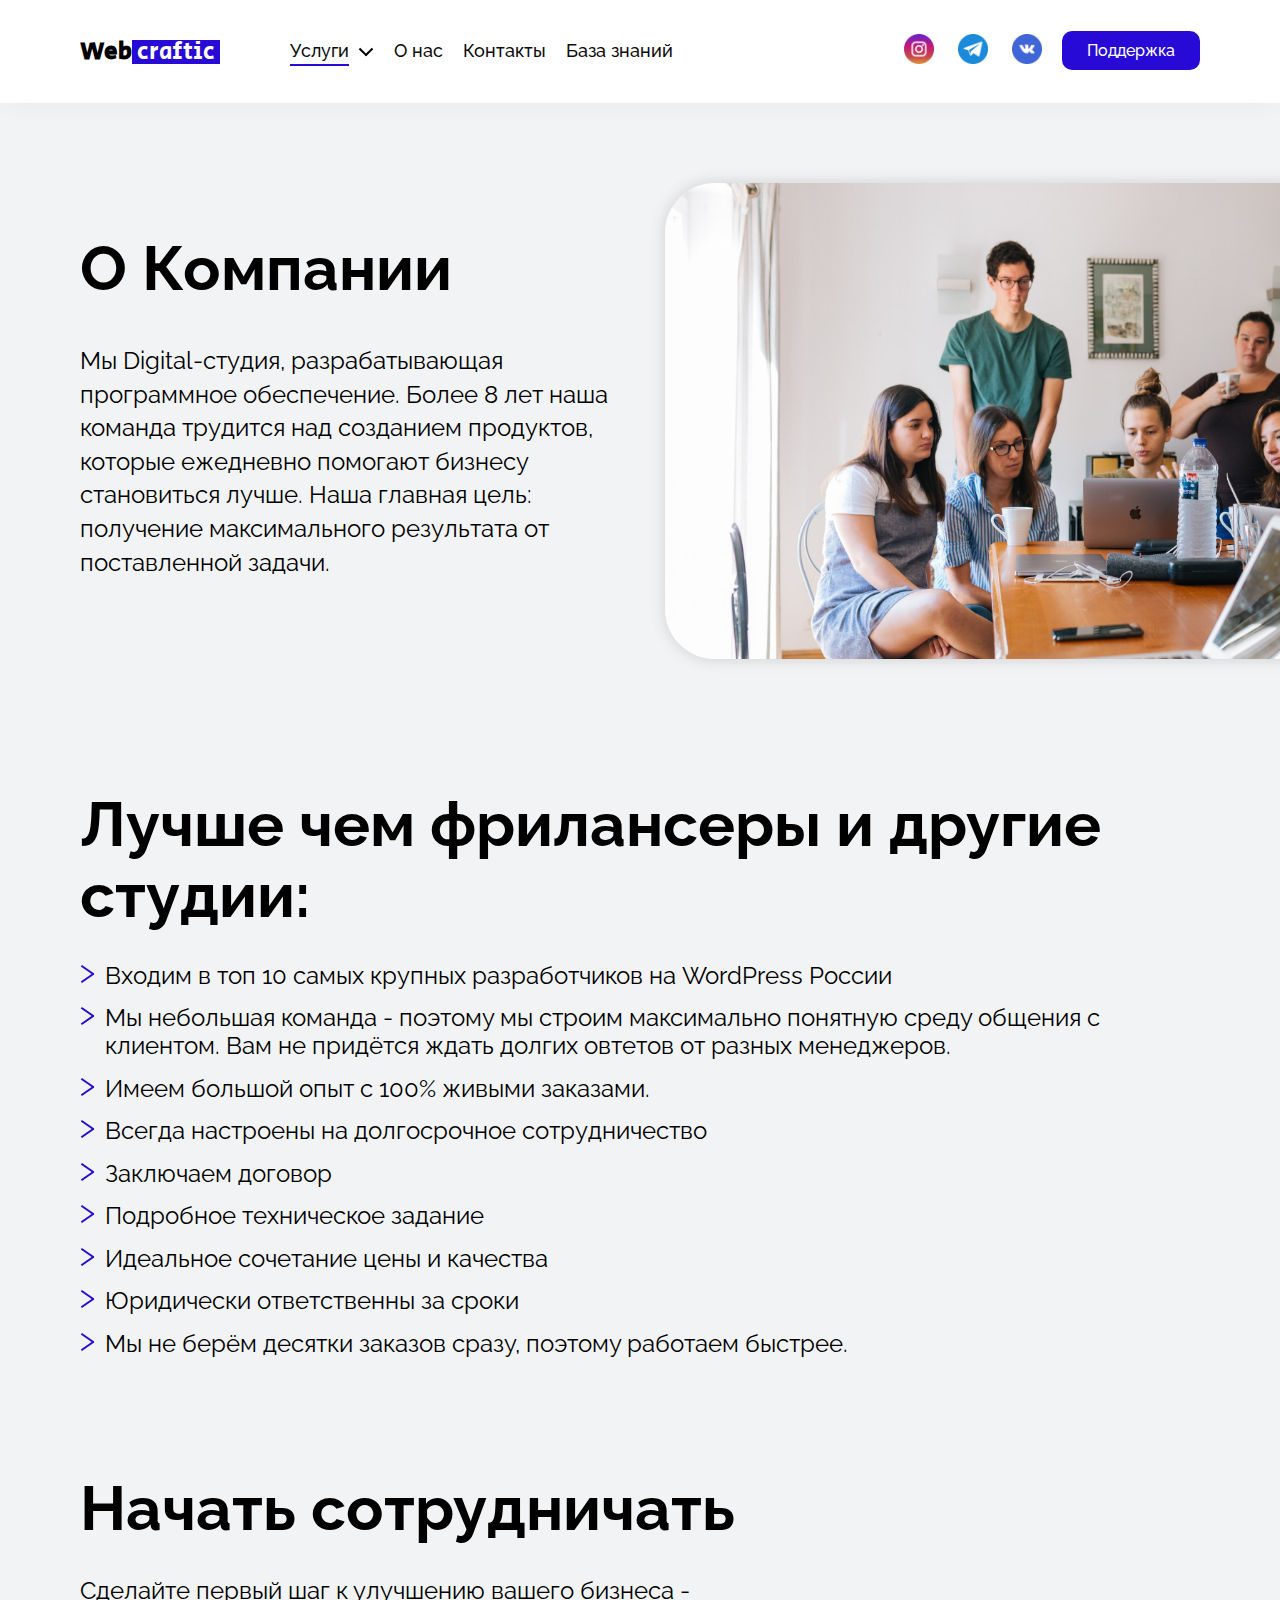
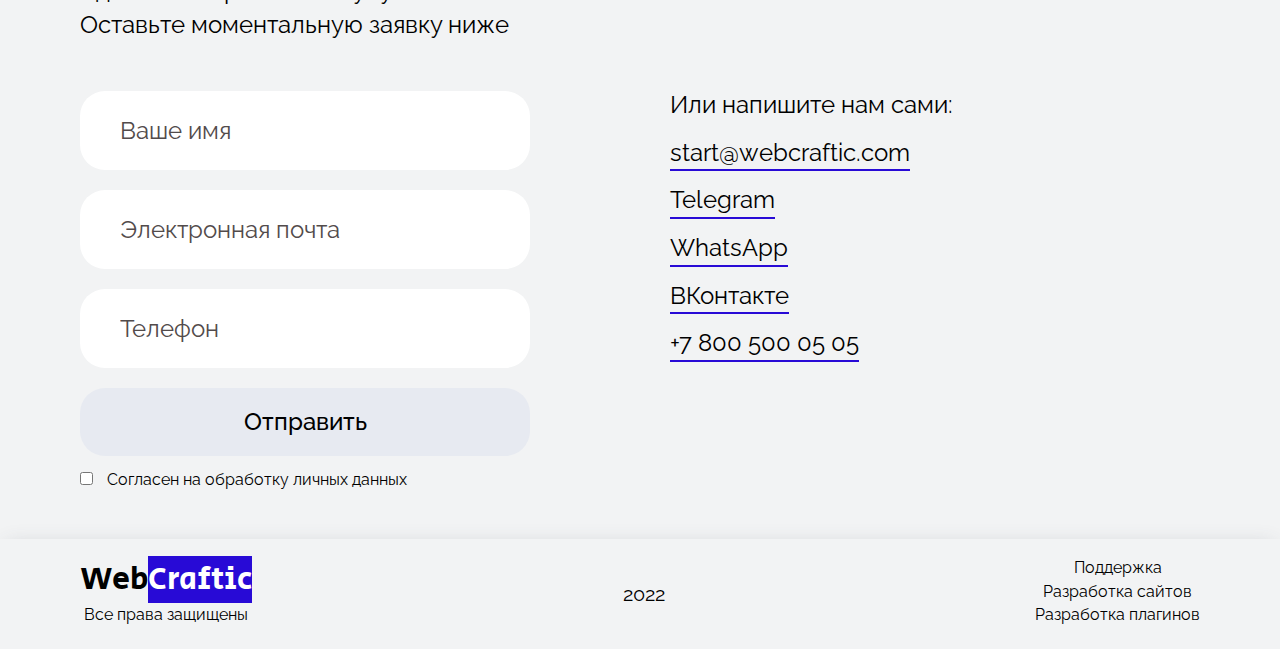
<file: about.html>
<!DOCTYPE html>
<html lang="ru">
<head>
    <meta charset="UTF-8">
    <meta http-equiv="X-UA-Compatible" content="IE=edge">
    <meta name="viewport" content="width=device-width, initial-scale=1.0">
    <link rel="stylesheet" href="assets/libs/swiper-bundle.min.css">
    <link rel="stylesheet" href="style.css">
    <style>
        @import url('https://fonts.googleapis.com/css2?family=Raleway:wght@400;500;700&family=Secular+One&display=swap');
    </style>
    <title>Webcraftic - Digital Studio</title>
</head>
<body>
    <div class="wrapper">
        <header class="header">
            <div class="container">
                <div class="header__body">
                    <div class="header__logo">
                        <a href="#"><h2>Web<span>craftic</span></h2></a>
                    </div>
                    <div class="header__menu">
                        <ul class="main-menu">
                            <li class="with-sublist">
                                <a class="_active with-sublist-link" href="#">Услуги</a>
                                <ul class="header__sublist">
                                    <li>
                                        <a href="#">Разработка Сайтов</a>
                                    </li>
                                    <li>
                                        <a href="#">Разработка Плагинов</a>
                                    </li>
                                </ul>
                            </li>
                            <li><a href="#">О нас</a></li>
                            <li><a href="#">Контакты</a></li>
                            <li><a href="#">База знаний</a></li>
                        </ul>
                    </div>
                    <div class="header__social">
                        <a href="#"><img src="assets/images/icons/insta.png" alt=""></a>
                        <a href="#"><img src="assets/images/icons/teleg.png" alt=""></a>
                        <a href="#"><img src="assets/images/icons/vk.png" alt=""></a>
                    </div>
                    <div class="header__action">
                        <a class="main-btn" href="#">Поддержка</a>
                    </div>
                    <div class="header__button">
                        <button class="call-menu"><span></span></button>
                    </div>
                </div>
            </div>
        </header>
        <div class="mobile-header">
            <ul>
                <li><a href="#">Разработка Сайтов</a></li>
                <li><a href="#">Разработка Плагинов</a></li>
                <li><a href="#">Контакты</a></li>
                <li><a href="#">База знаний</a></li>
                <li><a class="main-btn" href="#">Поддержка</a></li>
            </ul>
            <div class="mobile-header__social">
                <a href="#"><img src="assets/images/icons/insta.png" alt=""></a>
                <a href="#"><img src="assets/images/icons/teleg.png" alt=""></a>
                <a href="#"><img src="assets/images/icons/vk.png" alt=""></a>
            </div>
        </div>
        <main class="main">
            <section class="about">
                <div class="container">
                   <div class="about__body">
                       <div class="about__text">
                           <h1>
                               О Компании
                           </h1>
                           <p>
                               Мы Digital-студия, разрабатывающая программное обеспечение.
                               Более  8 лет наша команда трудится над созданием продуктов, которые ежедневно помогают бизнесу становиться лучше.  
                               Наша главная цель: получение максимального результата от поставленной задачи.
                           </p>
                       </div>
                       <div class="about__img">
                           <img src="assets/images/pexels-fox-1595385.jpg" alt="">
                       </div>
                   </div>
                </div>
            </section>
            <section class="about-edge">
                <div class="container">
                    <div class="about-edge__title">
                        <h2>
                            Лучше чем фрилансеры и другие студии:
                        </h2>
                    </div>
                    <div class="about-edge__text">
                        <ul>
                            <li>Входим в топ 10 самых крупных разработчиков на WordPress России</li>
                            <li>Мы небольшая команда - поэтому мы строим максимально понятную среду общения с клиентом. Вам не придётся ждать долгих овтетов от разных менеджеров.</li>
                            <li>Имеем большой опыт с 100% живыми заказами.</li>
                            <li>Всегда настроены на долгосрочное сотрудничество</li>
                            <li>Заключаем договор</li>
                            <li>Подробное техническое задание</li>
                            <li>Идеальное сочетание цены и качества</li>
                            <li>Юридически ответственны за сроки</li>
                            <li>Мы не берём десятки заказов сразу, поэтому работаем быстрее.</li>
                        </ul>
                    </div>
                </div>
            </section>
            <section class="mainform">
                <div class="container">
                    <div class="mainform__title">
                        <h2 class="section-title">
                            Начать сотрудничать
                        </h2>
                        <p>
                            Сделайте первый шаг к улучшению вашего бизнеса - <br>
                            Оставьте моментальную заявку ниже
                        </p>
                    </div>
                    <div class="mainform__body">
                        <form action="#" class="mainform__form">
                            <label>
                                <input type="text" placeholder="Ваше имя"> 
                            </label>
                            <label>
                                <input type="text" placeholder="Электронная почта"> 
                            </label>
                            <label>
                                <input type="text" placeholder="Телефон"> 
                            </label>
                            <label>
                                <button type="submit">Отправить</button>
                            </label>
                            <label>
                                <input type="checkbox">
                                <span>Согласен на обработку личных данных</span>
                            </label>
                        </form>
                        <div class="mainform__info">
                            <p>
                                Или напишите нам сами: 
                            </p>
                            <a href="#">
                                start@webcraftic.com
                            </a>
                            <a href="#">Telegram</a>
                            <a href="#">WhatsApp</a>
                            <a href="#">ВКонтакте</a>
                            <a href="#">+7 800 500 05 05</a>
                        </div>
                    </div>
                </div>
                <img class="circle-bg-blue parallax" src="assets/images/circle1.png" alt="">
                <img class="circle-bg-pink parallax" src="assets/images/circle2.png" alt="">
            </section>
        </main>
        <footer class="footer">
            <div class="container">
                <div class="footer__body">
                    <div class="footer__logo">
                        <h1>
                            <a href="#">Web<span>Craftic</span></a>
                        </h1>
                        <p>
                            Все права защищены
                        </p>
                    </div>
                    <div class="footer__copy">
                       2022
                    </div>
                    <div class="footer__menu">
                        <ul>
                            <li><a href="#">Поддержка</a></li>
                            <li><a href="#">Разработка сайтов</a></li>
                            <li><a href="#">Разработка плагинов</a></li>
                        </ul>
                    </div>
                </div>
            </div>
        </footer>
        <script src="assets/libs/swiper-bundle.min.js"></script>
        <script src="script.js"></script>
    </div>
</body>
</html>
</file>
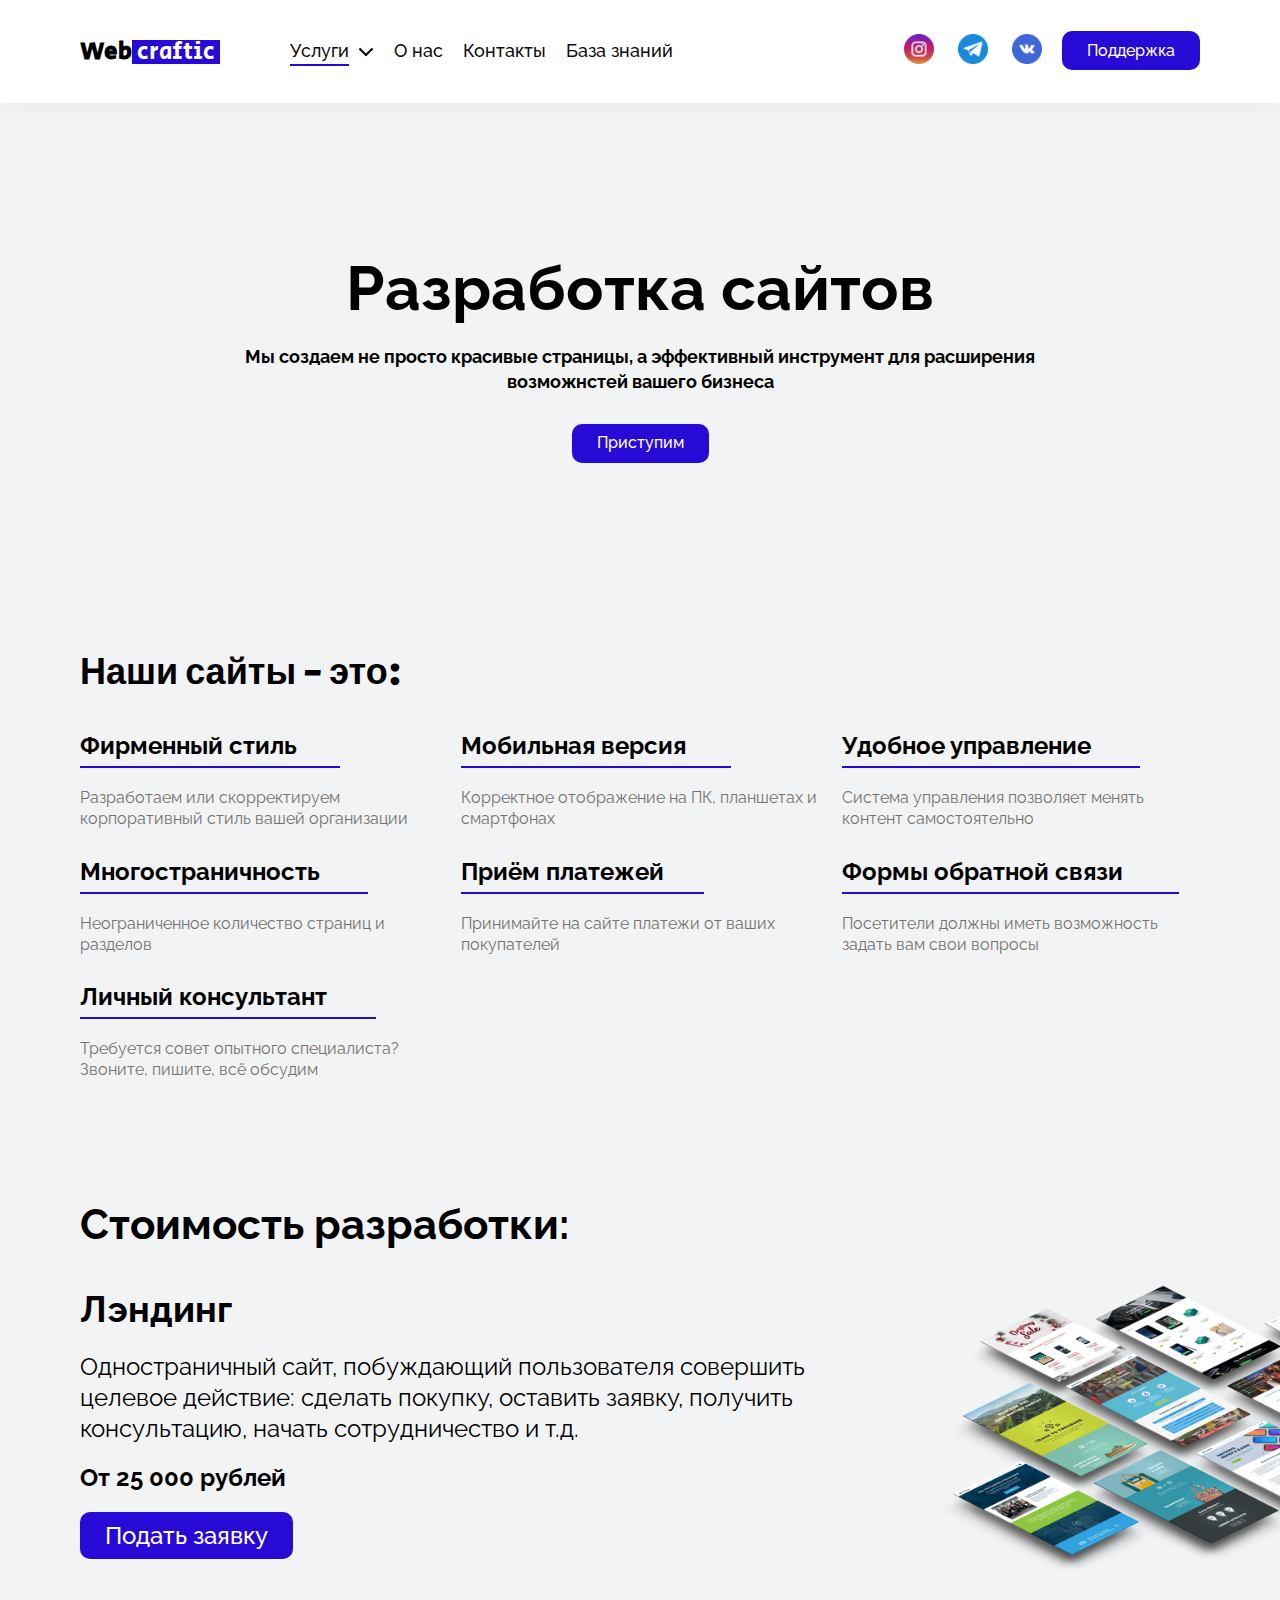
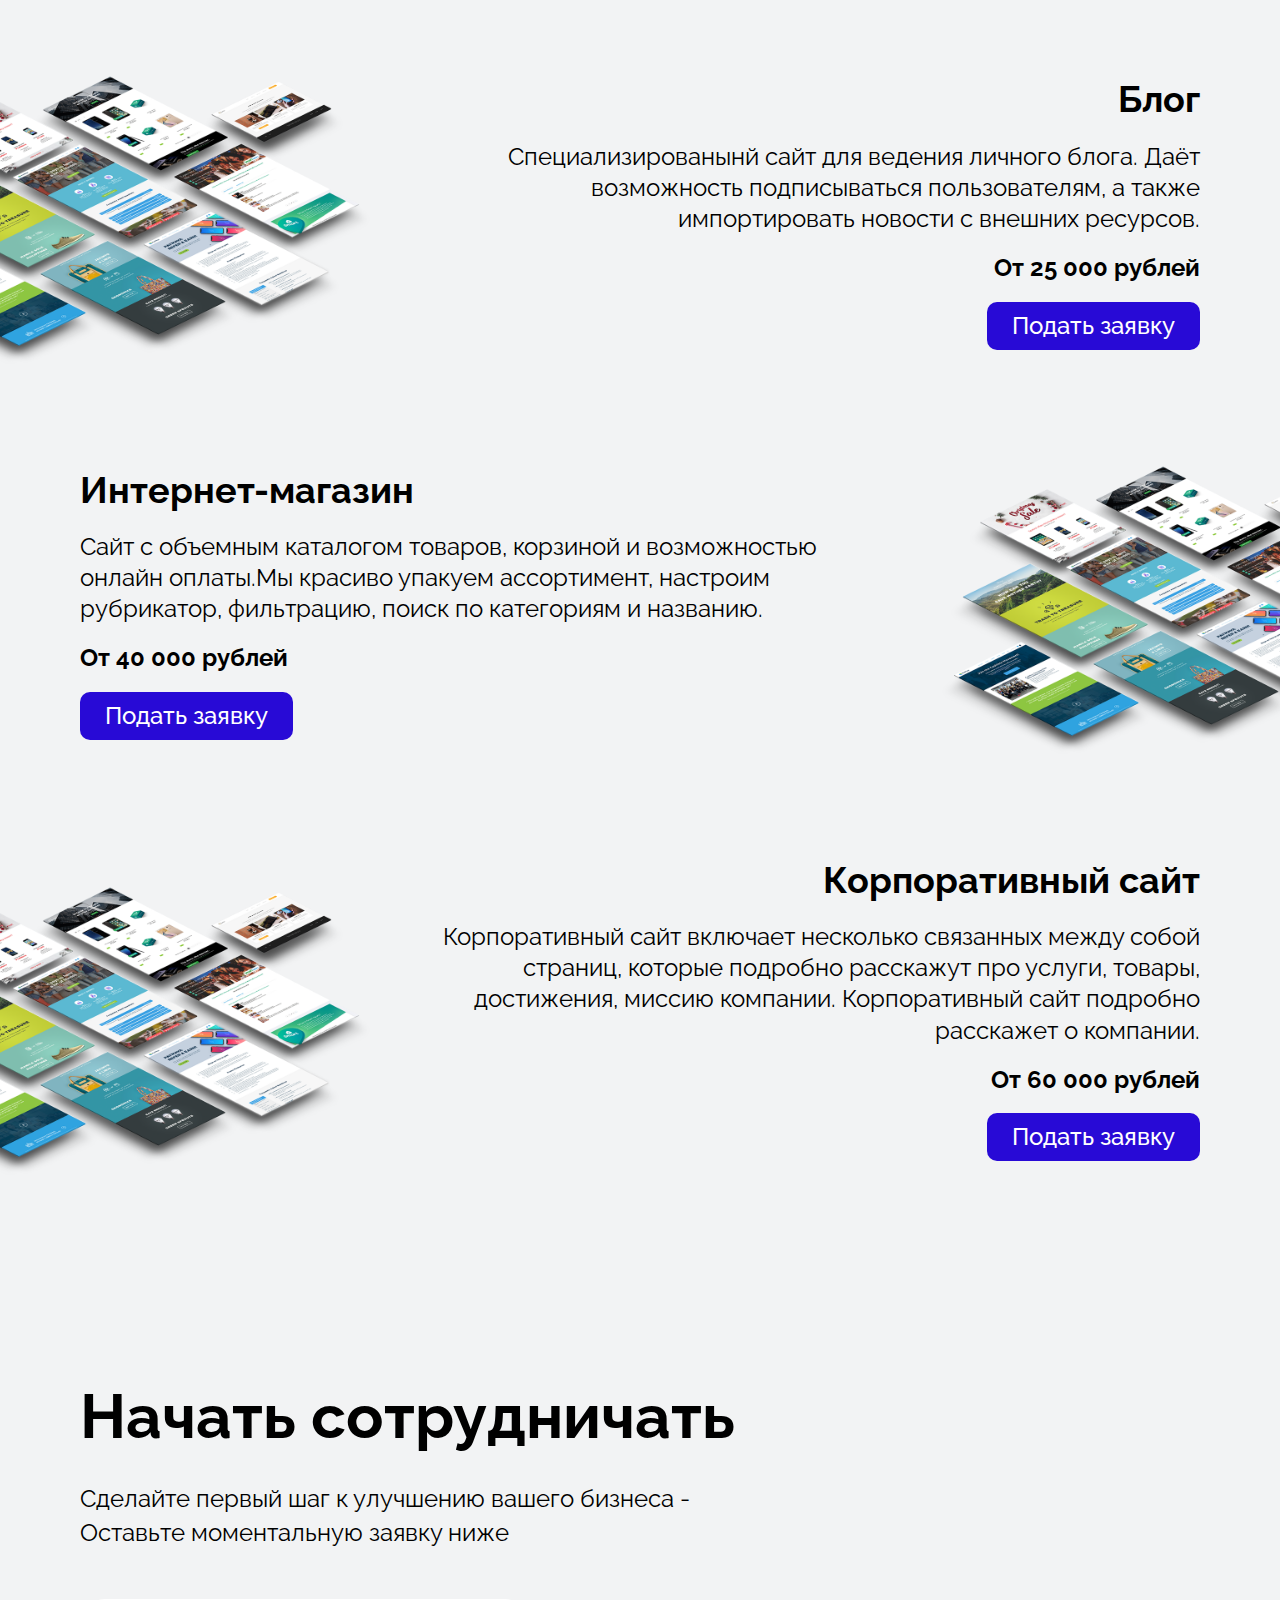
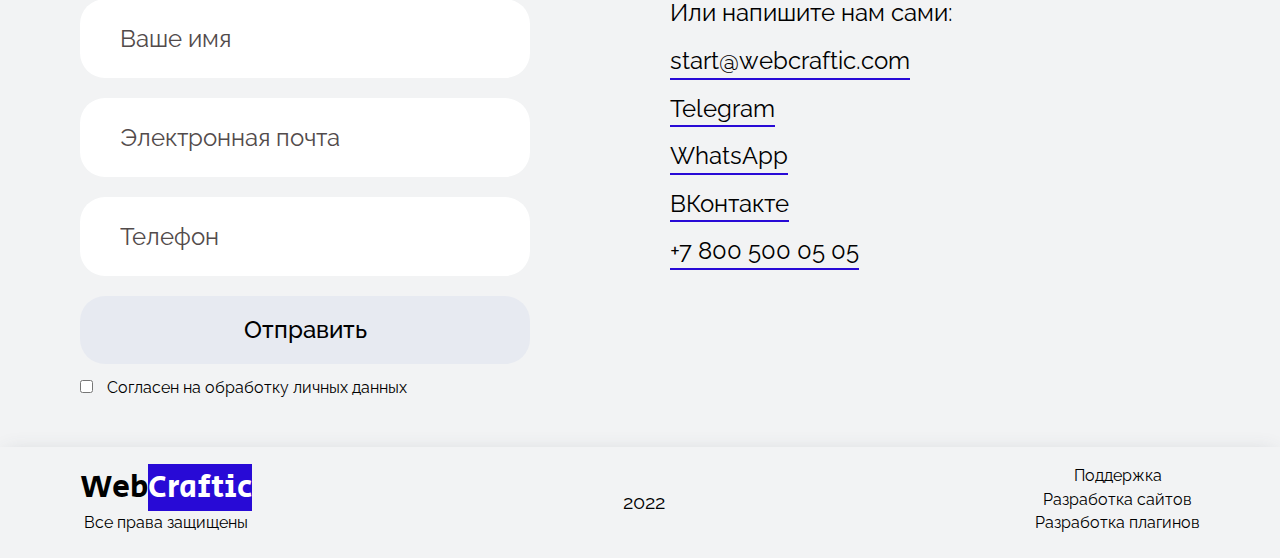
<file: dev-page.html>
<!DOCTYPE html>
<html lang="ru">
<head>
    <meta charset="UTF-8">
    <meta http-equiv="X-UA-Compatible" content="IE=edge">
    <meta name="viewport" content="width=device-width, initial-scale=1.0">
    <link rel="stylesheet" href="assets/libs/swiper-bundle.min.css">
    <link rel="stylesheet" href="style.css">
    <style>
        @import url('https://fonts.googleapis.com/css2?family=Raleway:wght@400;500;700&family=Secular+One&display=swap');
    </style>
    <title>Webcraftic - Digital Studio</title>
</head>
<body>
    <div class="wrapper">
        <header class="header">
            <div class="container">
                <div class="header__body">
                    <div class="header__logo">
                        <h2>Web<span>craftic</span></h2>
                    </div>
                    <div class="header__menu">
                        <ul class="main-menu">
                            <li class="with-sublist">
                                <a class="_active with-sublist-link" href="#">Услуги</a>
                                <ul class="header__sublist">
                                    <li>
                                        <a href="#">Разработка Сайтов</a>
                                    </li>
                                    <li>
                                        <a href="#">Разработка Плагинов</a>
                                    </li>
                                </ul>
                            </li>
                            <li><a href="#">О нас</a></li>
                            <li><a href="#">Контакты</a></li>
                            <li><a href="#">База знаний</a></li>
                        </ul>
                    </div>
                    <div class="header__social">
                        <a href="#"><img src="assets/images/icons/insta.png" alt=""></a>
                        <a href="#"><img src="assets/images/icons/teleg.png" alt=""></a>
                        <a href="#"><img src="assets/images/icons/vk.png" alt=""></a>
                    </div>
                    <div class="header__action">
                        <a class="main-btn" href="#">Поддержка</a>
                    </div>
                    <div class="header__button">
                        <button class="call-menu"><span></span></button>
                    </div>
                </div>
            </div>
        </header>
        <div class="mobile-header">
            <ul>
                <li><a href="#">Разработка Сайтов</a></li>
                <li><a href="#">Разработка Плагинов</a></li>
                <li><a href="#">Контакты</a></li>
                <li><a href="#">База знаний</a></li>
                <li><a class="main-btn" href="#">Поддержка</a></li>
            </ul>
            <div class="mobile-header__social">
                <a href="#"><img src="assets/images/icons/insta.png" alt=""></a>
                <a href="#"><img src="assets/images/icons/teleg.png" alt=""></a>
                <a href="#"><img src="assets/images/icons/vk.png" alt=""></a>
            </div>
        </div>
        <main class="main">
            <section class="dev-header">
                <div class="container">
                    <div class="dev-header__body">
                        <div class="dev-header__text">
                            <h1>
                                Разработка сайтов
                            </h1>
                            <h2>
                                Мы создаем не просто красивые страницы, а эффективный инструмент для расширения возможнстей вашего бизнеса
                            </h2>
                            <button class="to-form main-btn">Приступим</button>
                        </div>
                    </div>
                </div>
            </section>
            <section class="about-all">
                <div class="container">
                    <div class="about-all__title">
                        <h2>
                            Наши сайты - это:
                        </h2>
                    </div>
                    <div class="about-all__body">
                        <article class="about-all__item all-item">
                            <div class="all-item__name">
                                <p>
                                    Фирменный стиль
                                </p>
                            </div>
                            <div class="all-item__text">
                                <p>
                                    Разработаем или скорректируем корпоративный стиль вашей организации
                                </p>
                            </div>
                        </article>
                        <article class="about-all__item all-item">
                            <div class="all-item__name">
                                <p>
                                    Мобильная версия
                                </p>
                            </div>
                            <div class="all-item__text">
                                <p>
                                    Корректное отображение на ПК, планшетах и смартфонах
                                </p>
                            </div>
                        </article>
                        <article class="about-all__item all-item">
                            <div class="all-item__name">
                                <p>
                                    Удобное управление
                                </p>
                            </div>
                            <div class="all-item__text">
                                <p>
                                    Система управления позволяет менять контент самостоятельно
                                </p>
                            </div>
                        </article>
                        <article class="about-all__item all-item">
                            <div class="all-item__name">
                                <p>
                                    Многостраничность
                                </p>
                            </div>
                            <div class="all-item__text">
                                <p>
                                    Неограниченное количество страниц и разделов
                                </p>
                            </div>
                        </article>
                        <article class="about-all__item all-item">
                            <div class="all-item__name">
                                <p>
                                    Приём платежей
                                </p>
                            </div>
                            <div class="all-item__text">
                                <p>
                                    Принимайте на сайте платежи от ваших покупателей
                                </p>
                            </div>
                        </article>
                        <article class="about-all__item all-item">
                            <div class="all-item__name">
                                <p>
                                    Формы обратной связи
                                </p>
                            </div>
                            <div class="all-item__text">
                                <p>
                                    Посетители должны иметь возможность задать вам свои вопросы
                                </p>
                            </div>
                        </article>
                        <article class="about-all__item all-item">
                            <div class="all-item__name">
                                <p>
                                    Личный консультант
                                </p>
                            </div>
                            <div class="all-item__text">
                                <p>
                                    Требуется совет опытного специалиста? Звоните, пишите, всё обсудим
                                </p>
                            </div>
                        </article>
                    </div>
                </div>
            </section>
            <section class="price">
                <div class="container">
                    <div class="price__title">
                        <h2>
                            Стоимость разработки:
                        </h2>
                    </div>
                    <div class="price__body">
                        <div class="price__item">
                            <div class="price__text">
                                <h3>
                                    Лэндинг
                                </h3>
                                <img class="mobile-img" src="assets/images/landing.png" alt="">
                                <p>
                                    Одностраничный сайт, побуждающий пользователя совершить целевое действие: сделать покупку, оставить заявку, получить консультацию, начать сотрудничество и т.д.

                                </p>
                                <span>
                                    От 25 000 рублей
                                </span>
                                <button class="main-btn">Подать заявку</button>
                            </div>
                            <div class="price__img">
                                <img src="assets/images/landing.png" alt="">
                            </div>
                        </div>
                        <div class="price__item">
                            <div class="price__text">
                                <h3>
                                    Блог
                                </h3>
                                <img class="mobile-img" src="assets/images/landing.png" alt="">
                                <p>
                                    Специализированынй сайт для ведения личного блога. Даёт возможность подписываться пользователям, а также импортировать новости с внешних ресурсов.
                                </p>
                                <span>
                                    От 25 000 рублей
                                </span>
                                <button class="main-btn">Подать заявку</button>
                            </div>
                            <div class="price__img">
                                <img src="assets/images/landing.png" alt="">
                            </div>
                        </div>
                        <div class="price__item">
                            <div class="price__text">
                                <h3>
                                   Интернет-магазин
                                </h3>
                                <img class="mobile-img" src="assets/images/landing.png" alt="">
                                <p>
                                    Сайт с объемным каталогом товаров, корзиной и возможностью онлайн оплаты.Мы красиво упакуем ассортимент, настроим рубрикатор, фильтрацию, поиск по категориям и названию.
                                </p>
                                <span>
                                    От 40 000 рублей
                                </span>
                                <button class="main-btn">Подать заявку</button>
                            </div>
                            <div class="price__img">
                                <img src="assets/images/landing.png" alt="">
                            </div>
                        </div>
                        <div class="price__item">
                            <div class="price__text">
                                <h3>
                                    Корпоративный сайт
                                </h3>
                                <img class="mobile-img" src="assets/images/landing.png" alt="">
                                <p>
                                    Корпоративный сайт включает несколько связанных между собой страниц, которые подробно расскажут про услуги, товары, достижения, миссию компании. Корпоративный сайт подробно расскажет о компании.
                                </p>
                                <span>
                                    От 60 000 рублей
                                </span>
                                <button class="main-btn">Подать заявку</button>
                            </div>
                            <div class="price__img">
                                <img src="assets/images/landing.png" alt="">
                            </div>
                        </div>
                    </div>
                </div>
            </section>
            <section class="mainform">
                <div class="container">
                    <div class="mainform__title">
                        <h2 class="section-title">
                            Начать сотрудничать
                        </h2>
                        <p>
                            Сделайте первый шаг к улучшению вашего бизнеса - <br>
                            Оставьте моментальную заявку ниже
                        </p>
                    </div>
                    <div class="mainform__body">
                        <form action="#" class="mainform__form">
                            <label>
                                <input type="text" placeholder="Ваше имя"> 
                            </label>
                            <label>
                                <input type="text" placeholder="Электронная почта"> 
                            </label>
                            <label>
                                <input type="text" placeholder="Телефон"> 
                            </label>
                            <label>
                                <button type="submit">Отправить</button>
                            </label>
                            <label>
                                <input type="checkbox">
                                <span>Согласен на обработку личных данных</span>
                            </label>
                        </form>
                        <div class="mainform__info">
                            <p>
                                Или напишите нам сами: 
                            </p>
                            <a href="#">
                                start@webcraftic.com
                            </a>
                            <a href="#">Telegram</a>
                            <a href="#">WhatsApp</a>
                            <a href="#">ВКонтакте</a>
                            <a href="#">+7 800 500 05 05</a>
                        </div>
                    </div>
                </div>
                <img class="circle-bg-blue parallax" src="assets/images/circle1.png" alt="">
                <img class="circle-bg-pink parallax" src="assets/images/circle2.png" alt="">
            </section>
        </main>
        <footer class="footer">
            <div class="container">
                <div class="footer__body">
                    <div class="footer__logo">
                        <h1>
                            <a href="#">Web<span>Craftic</span></a>
                        </h1>
                        <p>
                            Все права защищены
                        </p>
                    </div>
                    <div class="footer__copy">
                       2022
                    </div>
                    <div class="footer__menu">
                        <ul>
                            <li><a href="#">Поддержка</a></li>
                            <li><a href="#">Разработка сайтов</a></li>
                            <li><a href="#">Разработка плагинов</a></li>
                        </ul>
                    </div>
                </div>
            </div>
        </footer>
        <script src="assets/libs/swiper-bundle.min.js"></script>
        <script src="script.js"></script>
    </div>
</body>
</html>
</file>
<file: style.css>
/*! normalize.css v8.0.1 | MIT License | github.com/necolas/normalize.css */
/* Document
   ========================================================================== */
/**
 * 1. Correct the line height in all browsers.
 * 2. Prevent adjustments of font size after orientation changes in iOS.
 */
html {
  line-height: 1.15;
  /* 1 */
  -webkit-text-size-adjust: 100%;
  /* 2 */
}

/* Sections
     ========================================================================== */
/**
   * Remove the margin in all browsers.
   */
body {
  margin: 0;
}

/**
   * Render the `main` element consistently in IE.
   */
main {
  display: block;
}

/**
   * Correct the font size and margin on `h1` elements within `section` and
   * `article` contexts in Chrome, Firefox, and Safari.
   */
h1 {
  font-size: 2em;
  margin: 0.67em 0;
}

/* Grouping content
     ========================================================================== */
/**
   * 1. Add the correct box sizing in Firefox.
   * 2. Show the overflow in Edge and IE.
   */
hr {
  -webkit-box-sizing: content-box;
          box-sizing: content-box;
  /* 1 */
  height: 0;
  /* 1 */
  overflow: visible;
  /* 2 */
}

/**
   * 1. Correct the inheritance and scaling of font size in all browsers.
   * 2. Correct the odd `em` font sizing in all browsers.
   */
pre {
  font-family: monospace, monospace;
  /* 1 */
  font-size: 1em;
  /* 2 */
}

/* Text-level semantics
     ========================================================================== */
/**
   * Remove the gray background on active links in IE 10.
   */
a {
  background-color: transparent;
}

/**
   * 1. Remove the bottom border in Chrome 57-
   * 2. Add the correct text decoration in Chrome, Edge, IE, Opera, and Safari.
   */
abbr[title] {
  border-bottom: none;
  /* 1 */
  text-decoration: underline;
  /* 2 */
  -webkit-text-decoration: underline dotted;
          text-decoration: underline dotted;
  /* 2 */
}

/**
   * Add the correct font weight in Chrome, Edge, and Safari.
   */
b,
strong {
  font-weight: bolder;
}

/**
   * 1. Correct the inheritance and scaling of font size in all browsers.
   * 2. Correct the odd `em` font sizing in all browsers.
   */
code,
kbd,
samp {
  font-family: monospace, monospace;
  /* 1 */
  font-size: 1em;
  /* 2 */
}

/**
   * Add the correct font size in all browsers.
   */
small {
  font-size: 80%;
}

/**
   * Prevent `sub` and `sup` elements from affecting the line height in
   * all browsers.
   */
sub,
sup {
  font-size: 75%;
  line-height: 0;
  position: relative;
  vertical-align: baseline;
}

sub {
  bottom: -0.25em;
}

sup {
  top: -0.5em;
}

/* Embedded content
     ========================================================================== */
/**
   * Remove the border on images inside links in IE 10.
   */
img {
  border-style: none;
}

/* Forms
     ========================================================================== */
/**
   * 1. Change the font styles in all browsers.
   * 2. Remove the margin in Firefox and Safari.
   */
button,
input,
optgroup,
select,
textarea {
  font-family: inherit;
  /* 1 */
  font-size: 100%;
  /* 1 */
  line-height: 1.15;
  /* 1 */
  margin: 0;
  /* 2 */
}

/**
   * Show the overflow in IE.
   * 1. Show the overflow in Edge.
   */
button,
input {
  /* 1 */
  overflow: visible;
}

/**
   * Remove the inheritance of text transform in Edge, Firefox, and IE.
   * 1. Remove the inheritance of text transform in Firefox.
   */
button,
select {
  /* 1 */
  text-transform: none;
}

/**
   * Correct the inability to style clickable types in iOS and Safari.
   */
button,
[type="button"],
[type="reset"],
[type="submit"] {
  -webkit-appearance: button;
}

/**
   * Remove the inner border and padding in Firefox.
   */
button::-moz-focus-inner,
[type="button"]::-moz-focus-inner,
[type="reset"]::-moz-focus-inner,
[type="submit"]::-moz-focus-inner {
  border-style: none;
  padding: 0;
}

/**
   * Restore the focus styles unset by the previous rule.
   */
button:-moz-focusring,
[type="button"]:-moz-focusring,
[type="reset"]:-moz-focusring,
[type="submit"]:-moz-focusring {
  outline: 1px dotted ButtonText;
}

/**
   * Correct the padding in Firefox.
   */
fieldset {
  padding: 0.35em 0.75em 0.625em;
}

/**
   * 1. Correct the text wrapping in Edge and IE.
   * 2. Correct the color inheritance from `fieldset` elements in IE.
   * 3. Remove the padding so developers are not caught out when they zero out
   *    `fieldset` elements in all browsers.
   */
legend {
  -webkit-box-sizing: border-box;
          box-sizing: border-box;
  /* 1 */
  color: inherit;
  /* 2 */
  display: table;
  /* 1 */
  max-width: 100%;
  /* 1 */
  padding: 0;
  /* 3 */
  white-space: normal;
  /* 1 */
}

/**
   * Add the correct vertical alignment in Chrome, Firefox, and Opera.
   */
progress {
  vertical-align: baseline;
}

/**
   * Remove the default vertical scrollbar in IE 10+.
   */
textarea {
  overflow: auto;
}

/**
   * 1. Add the correct box sizing in IE 10.
   * 2. Remove the padding in IE 10.
   */
[type="checkbox"],
[type="radio"] {
  -webkit-box-sizing: border-box;
          box-sizing: border-box;
  /* 1 */
  padding: 0;
  /* 2 */
}

/**
   * Correct the cursor style of increment and decrement buttons in Chrome.
   */
[type="number"]::-webkit-inner-spin-button,
[type="number"]::-webkit-outer-spin-button {
  height: auto;
}

/**
   * 1. Correct the odd appearance in Chrome and Safari.
   * 2. Correct the outline style in Safari.
   */
[type="search"] {
  -webkit-appearance: textfield;
  /* 1 */
  outline-offset: -2px;
  /* 2 */
}

/**
   * Remove the inner padding in Chrome and Safari on macOS.
   */
[type="search"]::-webkit-search-decoration {
  -webkit-appearance: none;
}

/**
   * 1. Correct the inability to style clickable types in iOS and Safari.
   * 2. Change font properties to `inherit` in Safari.
   */
::-webkit-file-upload-button {
  -webkit-appearance: button;
  /* 1 */
  font: inherit;
  /* 2 */
}

/* Interactive
     ========================================================================== */
/*
   * Add the correct display in Edge, IE 10+, and Firefox.
   */
details {
  display: block;
}

/*
   * Add the correct display in all browsers.
   */
summary {
  display: list-item;
}

/* Misc
     ========================================================================== */
/**
   * Add the correct display in IE 10+.
   */
template {
  display: none;
}

/**
   * Add the correct display in IE 10.
   */
[hidden] {
  display: none;
}

.wrapper {
  display: -webkit-box;
  display: -ms-flexbox;
  display: flex;
  -webkit-box-orient: vertical;
  -webkit-box-direction: normal;
      -ms-flex-direction: column;
          flex-direction: column;
  -webkit-box-pack: justify;
      -ms-flex-pack: justify;
          justify-content: space-between;
  height: 100vh;
}

body.lock {
  overflow: hidden;
}

main.main {
  -webkit-box-flex: 1;
      -ms-flex: 1 1 auto;
          flex: 1 1 auto;
}

.container {
  max-width: 1120px;
  padding: 0 10px;
  margin: 0 auto;
}

body {
  background-color: #f2f3f4;
  font-family: "Raleway", sans-serif;
}

section {
  position: relative;
  padding: 50px 0;
  overflow: hidden;
}

.main-btn {
  padding: 10px 25px;
  background-color: #280ad6;
  font-weight: 500;
  text-decoration: none;
  color: #fff;
  text-align: center;
  border-radius: 10px;
  border: none;
  outline: none;
  -webkit-transition: .25s ease-in-out;
  -o-transition: .25s ease-in-out;
  transition: .25s ease-in-out;
  cursor: pointer;
}

.main-btn:hover {
  background-color: #1e03b3;
}

.section-title {
  font-size: 62px;
  margin: 0;
}

.section-title span {
  color: #280ad6;
  background: -webkit-linear-gradient(30deg, #0d0070 0%, #6d00d1 53%, #9000d7 100%);
  background: -o-linear-gradient(30deg, #0d0070 0%, #6d00d1 53%, #9000d7 100%);
  background: linear-gradient(60deg, #0d0070 0%, #6d00d1 53%, #9000d7 100%);
  -webkit-background-clip: text;
  -webkit-text-fill-color: transparent;
}

.circle-bg-blue {
  position: absolute;
  width: 300px;
  left: 15%;
  bottom: -30%;
  opacity: .35;
  z-index: -1;
}

.circle-bg-pink {
  position: absolute;
  width: 300px;
  right: 5%;
  top: 10%;
  bottom: -30%;
  opacity: .35;
  z-index: -1;
}

@media (max-width: 760px) {
  .circle-bg-blue {
    width: 200px;
    height: 200px;
  }
  .circle-bg-pink {
    width: 200px;
    height: 200px;
  }
}

.header__button {
  display: none;
}

@media (max-width: 960px) {
  .header__button {
    display: block;
  }
}

.header__button button {
  width: 40px;
  height: 30px;
  background-color: transparent;
  border: none;
  cursor: pointer;
  position: relative;
}

.header__button button span {
  position: absolute;
  top: 50%;
  -webkit-transform: translateY(-50%);
      -ms-transform: translateY(-50%);
          transform: translateY(-50%);
  right: 0;
  width: 80%;
  height: 2px;
  background-color: #000;
  -webkit-transition: .25s ease-in-out;
  -o-transition: .25s ease-in-out;
  transition: .25s ease-in-out;
}

.header__button button::before {
  content: '';
  position: absolute;
  right: 0;
  height: 2px;
  width: 100%;
  background-color: #280ad6;
  top: 0;
  -webkit-transition: .25s ease-in-out;
  -o-transition: .25s ease-in-out;
  transition: .25s ease-in-out;
}

.header__button button::after {
  content: '';
  position: absolute;
  right: 0;
  height: 2px;
  background-color: #000;
  width: 50%;
  bottom: 0;
  -webkit-transition: .25s ease-in-out;
  -o-transition: .25s ease-in-out;
  transition: .25s ease-in-out;
}

.header__button button:hover::before, .header__button button:hover::after, .header__button button:hover span {
  background-color: #280ad6;
}

.header__button button.active span {
  opacity: 0;
}

.header__button button.active::before {
  width: 100%;
  -webkit-transform: rotate(45deg) translateY(50%);
      -ms-transform: rotate(45deg) translateY(50%);
          transform: rotate(45deg) translateY(50%);
  top: 50%;
}

.header__button button.active::after {
  width: 100%;
  -webkit-transform: rotate(-45deg) translateY(50%);
      -ms-transform: rotate(-45deg) translateY(50%);
          transform: rotate(-45deg) translateY(50%);
  top: 50%;
}

.header {
  padding: 25px 0;
  background-color: #fff;
  -webkit-box-shadow: 0px 0px 25px -5px rgba(84, 84, 84, 0.1);
          box-shadow: 0px 0px 25px -5px rgba(84, 84, 84, 0.1);
  z-index: 100;
}

.header__body {
  display: -webkit-box;
  display: -ms-flexbox;
  display: flex;
  -webkit-box-align: center;
      -ms-flex-align: center;
          align-items: center;
}

.header__logo {
  font-family: "Secular One", sans-serif;
  margin-right: 30px;
}

.header__logo a {
  color: inherit;
  text-decoration: none;
}

.header__logo h2 {
  font-weight: 700;
  margin: 0;
}

.header__logo h2 span {
  padding: 0 5px;
  display: inline-block;
  line-height: 1;
  background-color: #280ad6;
  color: #fff;
  font-weight: 500;
}

.header__menu {
  -webkit-box-flex: 1;
      -ms-flex: 1 1 auto;
          flex: 1 1 auto;
}

.header__menu > ul {
  display: -webkit-box;
  display: -ms-flexbox;
  display: flex;
  -webkit-box-align: center;
      -ms-flex-align: center;
          align-items: center;
  list-style: none;
}

.header__menu > ul li {
  margin-right: 20px;
  font-size: 18px;
  color: #0c0c0c;
}

.header__menu > ul li.with-sublist {
  padding-right: 25px;
  position: relative;
}

.header__menu > ul li.with-sublist::before {
  content: '';
  position: absolute;
  right: 6px;
  top: 10px;
  width: 10px;
  height: 2px;
  background-color: #000;
  -webkit-transform: rotate(45deg);
      -ms-transform: rotate(45deg);
          transform: rotate(45deg);
  -webkit-transition: .25s ease-in-out;
  -o-transition: .25s ease-in-out;
  transition: .25s ease-in-out;
}

.header__menu > ul li.with-sublist::after {
  content: '';
  position: absolute;
  right: 0;
  top: 10px;
  width: 10px;
  height: 2px;
  background-color: #000;
  -webkit-transform: rotate(-45deg);
      -ms-transform: rotate(-45deg);
          transform: rotate(-45deg);
  -webkit-transition: .25s ease-in-out;
  -o-transition: .25s ease-in-out;
  transition: .25s ease-in-out;
}

.header__menu > ul li.with-sublist.active::before {
  -webkit-transform: rotate(-45deg);
      -ms-transform: rotate(-45deg);
          transform: rotate(-45deg);
}

.header__menu > ul li.with-sublist.active::after {
  -webkit-transform: rotate(45deg);
      -ms-transform: rotate(45deg);
          transform: rotate(45deg);
}

.header__menu > ul li a {
  text-decoration: none;
  color: inherit;
  font-weight: 500;
  position: relative;
  -webkit-transition: color .2s ease-in-out;
  -o-transition: color .2s ease-in-out;
  transition: color .2s ease-in-out;
}

.header__menu > ul li a:hover {
  color: #280ad6;
}

.header__menu > ul li a._active::before {
  content: '';
  position: absolute;
  left: 0;
  bottom: -5px;
  width: 100%;
  height: 2px;
  background-color: #280ad6;
}

.header__sublist {
  position: absolute;
  bottom: 0;
  left: 0;
  width: -webkit-max-content;
  width: -moz-max-content;
  width: max-content;
  list-style: none;
  padding: 0;
  margin: 0;
  visibility: hidden;
  opacity: 0;
  -webkit-transition: .25s ease-in-out;
  -o-transition: .25s ease-in-out;
  transition: .25s ease-in-out;
}

.header__sublist.active {
  bottom: -30px;
  opacity: 1;
  visibility: visible;
}

.header__sublist li {
  display: inline-block;
  margin-right: 10px;
}

.header__social a {
  text-align: center;
  text-decoration: none;
  display: inline-block;
  margin-right: 20px;
  -webkit-transition: .25s ease-in-out;
  -o-transition: .25s ease-in-out;
  transition: .25s ease-in-out;
}

.header__social a:hover {
  -webkit-transform: scale(1.1);
      -ms-transform: scale(1.1);
          transform: scale(1.1);
}

.header__social a img {
  width: 30px;
  height: 30px;
}

.mobile-header {
  background-color: #fff;
  position: fixed;
  width: 100%;
  height: auto;
  z-index: 50;
  padding: 80px 0 0;
  top: 0;
  display: none;
  opacity: 0;
  visibility: hidden;
  -webkit-transition: .35s ease-in-out;
  -o-transition: .35s ease-in-out;
  transition: .35s ease-in-out;
}

@media (max-width: 960px) {
  .mobile-header {
    display: block;
  }
}

.mobile-header.active {
  opacity: 1;
  visibility: visible;
}

.mobile-header ul {
  padding: 0;
  margin: 0;
  padding: 15px 15px 20px;
  -webkit-box-sizing: border-box;
          box-sizing: border-box;
  list-style: none;
  text-align: right;
}

.mobile-header ul li {
  margin-bottom: 10px;
  font-size: 18px;
}

.mobile-header ul li a {
  color: #000;
  font-weight: 500;
  text-decoration: none;
}

.mobile-header ul li a.main-btn {
  color: #fff;
  display: inline-block;
  margin-top: 5px;
}

.mobile-header__social {
  display: -webkit-box;
  display: -ms-flexbox;
  display: flex;
  -webkit-box-align: center;
      -ms-flex-align: center;
          align-items: center;
  -webkit-box-pack: end;
      -ms-flex-pack: end;
          justify-content: flex-end;
}

.mobile-header__social img {
  width: 30px;
  height: 30px;
}

.mobile-header__social a {
  display: inline-block;
  margin-right: 10px;
  margin-bottom: 15px;
}

.welcome {
  position: relative;
  background-color: #0e0337;
  color: #fff;
  overflow: hidden;
  height: 80vh;
}

.welcome .video-bg {
  position: absolute;
  top: 0;
  left: 0;
  width: 100%;
  height: 100%;
  -o-object-fit: cover;
     object-fit: cover;
}

.welcome__body {
  padding: 150px 0;
}

.welcome__text {
  max-width: 800px;
  position: relative;
  z-index: 1;
}

.welcome__text h1 {
  display: block;
  margin: 0;
  margin-bottom: 40px;
  font-size: 62px;
  font-family: "Secular One", sans-serif;
}

.welcome__text h2 {
  width: 80%;
  display: block;
  margin: 0;
  line-height: 1.3;
  font-size: 28px;
  margin-bottom: 50px;
}

.welcome__text .main-btn {
  padding: 20px 30px;
  font-size: 28px;
}

.welcome__hero {
  width: 50%;
}

.edge {
  padding: 80px 0;
}

.edge__title {
  margin-bottom: 50px;
  max-width: 800px;
}

.edge__title h2 {
  margin: 0;
  font-size: 62px;
  font-weight: 700;
}

.edge__title h2 span {
  display: inline-block;
  padding: 0 5px;
  background-color: #280ad6;
  color: #fff;
}

.edge__body {
  display: -webkit-box;
  display: -ms-flexbox;
  display: flex;
}

.edge__item {
  width: 30%;
  margin-right: 2%;
}

.edge__item span {
  display: block;
  font-size: 52px;
  font-weight: 700;
  color: #280ad6;
  background: -webkit-linear-gradient(30deg, #0d0070 0%, #6d00d1 53%, #9000d7 100%);
  background: -o-linear-gradient(30deg, #0d0070 0%, #6d00d1 53%, #9000d7 100%);
  background: linear-gradient(60deg, #0d0070 0%, #6d00d1 53%, #9000d7 100%);
  -webkit-background-clip: text;
  -webkit-text-fill-color: transparent;
}

.edge__item p {
  display: block;
  margin: 0;
  font-size: 24px;
  line-height: 1.2;
  font-weight: 500;
  margin-top: 10px;
}

.clients {
  padding: 50px 0;
}

.clients__body {
  padding: 50px 30px;
  background: rgba(44, 53, 61, 0.2);
  -webkit-backdrop-filter: blur(50px);
          backdrop-filter: blur(50px);
  border-radius: 25px;
  background-color: #e7eaf1;
  -webkit-box-shadow: 0px 0px 20px -6px rgba(63, 77, 88, 0.2);
          box-shadow: 0px 0px 20px -6px rgba(63, 77, 88, 0.2);
  color: #000;
}

.clients__title {
  display: block;
  text-align: center;
  margin-bottom: 50px;
}

.clients__title h3 {
  margin: 0;
  font-size: 32px;
}

.clients__list {
  display: -webkit-box;
  display: -ms-flexbox;
  display: flex;
  -webkit-box-align: center;
      -ms-flex-align: center;
          align-items: center;
  list-style: none;
}

.clients__list li {
  width: 32%;
  margin-right: 2%;
  text-align: center;
}

.clients__list li:last-child {
  margin-right: 0;
}

.clients__list li img {
  text-align: center;
  max-width: 60%;
  -webkit-filter: grayscale(0.5);
          filter: grayscale(0.5);
  -webkit-transition: .35s ease-in-out;
  -o-transition: .35s ease-in-out;
  transition: .35s ease-in-out;
}

.clients__list li img:hover {
  -webkit-filter: grayscale(0);
          filter: grayscale(0);
}

.breaker {
  padding: 50px 0;
}

.breaker__title {
  margin-bottom: 30px;
}

.breaker__title h3 {
  margin: 0;
  font-size: 62px;
  max-width: 800px;
  margin-bottom: 25px;
  position: relative;
}

.breaker__title h3 > div {
  position: absolute;
  top: 10px;
  right: -80px;
}

.breaker__title h3 > div img {
  width: 50px;
}

.breaker__title p {
  margin: 0;
  font-size: 28px;
  line-height: 1.4;
}

.breaker__body {
  display: -webkit-box;
  display: -ms-flexbox;
  display: flex;
  -webkit-box-align: stretch;
      -ms-flex-align: stretch;
          align-items: stretch;
  padding: 50px 0;
}

.breaker__list p {
  font-size: 24px;
  font-weight: 500;
  margin: 0;
  margin-bottom: 40px;
  padding-top: 50px;
}

.breaker__list ul {
  list-style: none;
  padding: 0;
  display: -webkit-box;
  display: -ms-flexbox;
  display: flex;
  -webkit-box-orient: vertical;
  -webkit-box-direction: normal;
      -ms-flex-direction: column;
          flex-direction: column;
  -webkit-box-align: center;
      -ms-flex-align: center;
          align-items: center;
  padding-top: 10px;
}

.breaker__list ul li {
  margin-bottom: 20px;
  font-size: 22px;
  font-weight: 400;
  position: relative;
  width: -webkit-fit-content;
  width: -moz-fit-content;
  width: fit-content;
  padding-bottom: 5px;
}

.breaker__list ul li::before {
  content: '';
  position: absolute;
  left: 50%;
  -webkit-transform: translateX(-50%);
      -ms-transform: translateX(-50%);
          transform: translateX(-50%);
  bottom: 0;
  width: 105%;
  opacity: .65;
  height: 2px;
  background-color: #280ad6;
}

.breaker__action {
  width: 65%;
  display: -webkit-box;
  display: -ms-flexbox;
  display: flex;
}

.breaker__action a {
  background-color: #e6e7eb;
  color: #280ad6;
  display: inline-block;
  margin-bottom: 20px;
  font-size: 24px;
  padding: 15px 30px;
  border-radius: 35px;
  padding-top: 30px;
  text-align: center;
  text-decoration: none;
}

.breaker__action a:first-child {
  margin-right: 20px;
}

.breaker__item {
  width: 33%;
  text-align: center;
}

.breaker a.breaker__item {
  background-color: #e7eaf1;
  color: #000;
  font-size: 24px;
  text-decoration: none;
  border-radius: 65px;
  padding: 50px 40px 40px;
  display: -webkit-box;
  display: -ms-flexbox;
  display: flex;
  -webkit-box-orient: vertical;
  -webkit-box-direction: normal;
      -ms-flex-direction: column;
          flex-direction: column;
  -webkit-box-sizing: border-box;
          box-sizing: border-box;
  overflow: hidden;
  height: 400px;
  position: relative;
}

.breaker a.breaker__item h4 {
  -webkit-box-flex: 1;
      -ms-flex: 1 1 auto;
          flex: 1 1 auto;
  margin: 0;
  font-weight: 500;
  margin-bottom: 20px;
  text-align: left;
}

.breaker a.breaker__item::before {
  content: '';
  position: absolute;
  width: 100%;
  height: 100%;
  background-image: url(assets/images/hover_effect.png);
  opacity: 0;
  bottom: -100%;
  background-size: cover;
  left: 0;
  -webkit-transition: .75s ease-in-out;
  -o-transition: .75s ease-in-out;
  transition: .75s ease-in-out;
  z-index: 0;
}

.breaker a.breaker__item:hover::before {
  opacity: 1;
  bottom: 0;
}

.breaker a.breaker__item p {
  font-size: 16px;
  text-align: left;
  z-index: 10;
}

.breaker .circle-bg-blue {
  left: 5%;
  bottom: 0;
}

.breaker .circle-bg-pink {
  right: 3%;
  top: 100%;
}

.breaker-item__imgs {
  text-align: left;
}

.breaker-item__imgs span {
  font-size: 16px;
  z-index: 10;
  position: relative;
  background-color: #dddddd;
  padding: 5px 9px;
  margin-right: 2px;
  border-radius: 15px;
}

.breaker-item__imgs span:first-child {
  background-color: #303030;
}

.breaker-item__imgs span img {
  width: 22px;
  max-height: 22px;
  padding-bottom: 2px;
  vertical-align: middle;
}

.marquee-wrapper {
  overflow: hidden;
}

.marquee {
  font-size: 24px;
}

.feedback {
  padding: 50px 0;
}

.feedback__title {
  margin-bottom: 50px;
}

.feedback__title h2 img {
  width: 50px;
}

.feedback__item {
  padding: 30px 15px;
  -webkit-box-sizing: border-box;
          box-sizing: border-box;
  background-color: #e7eaf1;
  border-radius: 35px;
}

.feedback__header {
  display: -webkit-box;
  display: -ms-flexbox;
  display: flex;
  -webkit-box-align: center;
      -ms-flex-align: center;
          align-items: center;
}

.feedback__header p {
  display: inline-block;
  margin: 0;
  font-size: 18px;
  font-weight: 500;
}

.feedback__header img {
  width: 80px;
  height: 80px;
  -o-object-fit: cover;
     object-fit: cover;
  border-radius: 50%;
  overflow: hidden;
  margin-right: 10px;
  display: inline-block;
}

.feedback__text p {
  font-size: 16px;
  font-weight: 400;
  line-height: 1.4;
  margin: 0;
  padding: 20px 0;
}

.feedback__total {
  display: -webkit-box;
  display: -ms-flexbox;
  display: flex;
  -webkit-box-align: center;
      -ms-flex-align: center;
          align-items: center;
}

.feedback__total span {
  font-size: 24px;
  font-weight: 400;
  margin-right: 15px;
  font-family: sans-serif;
}

.feedback__total img {
  width: 30px;
  height: 30px;
  vertical-align: middle;
  margin-right: 15px;
}

.feedback-comment {
  margin: 10px 0;
  padding-left: 25px;
}

.feedback-comment p {
  margin: 0;
  font-size: 18px;
  position: relative;
  display: inline-block;
  padding-bottom: 2px;
}

.feedback-comment p::before {
  content: '';
  position: absolute;
  left: 0;
  bottom: 0;
  width: 100%;
  height: 2px;
  background-color: #280ad6;
  border-radius: 2%;
}

.mainform {
  padding: 50px 0;
}

.mainform__title p {
  font-size: 24px;
  margin: 0;
  padding: 30px 0 50px;
  line-height: 1.4;
}

.mainform__body {
  display: -webkit-box;
  display: -ms-flexbox;
  display: flex;
}

.mainform__form {
  width: 50%;
  margin-right: 30px;
  display: -webkit-box;
  display: -ms-flexbox;
  display: flex;
  -webkit-box-orient: vertical;
  -webkit-box-direction: normal;
      -ms-flex-direction: column;
          flex-direction: column;
  -webkit-box-align: start;
      -ms-flex-align: start;
          align-items: flex-start;
}

.mainform__form label {
  max-width: 450px;
  -webkit-box-sizing: border-box;
          box-sizing: border-box;
  width: 100%;
}

.mainform__form label input[type=checkbox] {
  margin-right: 10px;
}

.mainform__form label > p {
  font-size: 16px;
}

.mainform__form label input[type=text] {
  margin-bottom: 20px;
  padding: 25px 40px;
  max-width: 450px;
  width: 100%;
  font-size: 24px;
  line-height: 1;
  -webkit-box-sizing: border-box;
          box-sizing: border-box;
  border: none;
  border-radius: 25px;
  color: #000;
  -webkit-transition: .35s ease-in-out;
  -o-transition: .35s ease-in-out;
  transition: .35s ease-in-out;
}

.mainform__form label input[type=text]::-webkit-input-placeholder {
  color: #524b4b;
}

.mainform__form label input[type=text]:-ms-input-placeholder {
  color: #524b4b;
}

.mainform__form label input[type=text]::-ms-input-placeholder {
  color: #524b4b;
}

.mainform__form label input[type=text]::placeholder {
  color: #524b4b;
}

.mainform__form label input[type=text]:focus {
  -webkit-box-shadow: 0px 5px 18px -5px rgba(34, 60, 80, 0.35);
          box-shadow: 0px 5px 18px -5px rgba(34, 60, 80, 0.35);
  outline: none;
}

.mainform__form label button {
  padding: 20px 35px;
  max-width: 450px;
  -webkit-box-sizing: border-box;
          box-sizing: border-box;
  width: 100%;
  font-size: 24px;
  font-weight: 500;
  border: none;
  border-radius: 25px;
  background-color: #e7eaf1;
  cursor: pointer;
  -webkit-transition: .35s ease-in-out;
  -o-transition: .35s ease-in-out;
  transition: .35s ease-in-out;
}

.mainform__form label button:hover {
  -webkit-transform: scale(1.05);
      -ms-transform: scale(1.05);
          transform: scale(1.05);
}

.mainform__form label button:active {
  -webkit-transform: scale(0.95);
      -ms-transform: scale(0.95);
          transform: scale(0.95);
}

.mainform__form label:last-child {
  margin-top: 15px;
}

.mainform__info p {
  font-size: 24px;
  margin: 0;
  margin-bottom: 20px;
}

.mainform__info a {
  display: block;
  width: -webkit-fit-content;
  width: -moz-fit-content;
  width: fit-content;
  padding-bottom: 5px;
  color: #000;
  font-size: 24px;
  margin-bottom: 15px;
  text-decoration: none;
  position: relative;
}

.mainform__info a::before {
  content: '';
  position: absolute;
  bottom: 0;
  left: 0;
  width: 100%;
  height: 2px;
  background-color: #280ad6;
}

.mainform .circle-bg-blue {
  bottom: -100%;
}

.mainform .circle-bg-pink {
  top: 150%;
  right: 25%;
}

.footer {
  padding: 20px 0;
  background-color: inherit;
  -webkit-box-shadow: 0px 0px 20px -6px rgba(63, 77, 88, 0.2);
          box-shadow: 0px 0px 20px -6px rgba(63, 77, 88, 0.2);
}

.footer__body {
  display: -webkit-box;
  display: -ms-flexbox;
  display: flex;
  -webkit-box-align: center;
      -ms-flex-align: center;
          align-items: center;
  -webkit-box-pack: justify;
      -ms-flex-pack: justify;
          justify-content: space-between;
}

.footer__logo h1 {
  margin: 0;
  color: #000;
  font-family: "Secular One", sans-serif;
  font-weight: 400;
  display: inline-block;
  line-height: 1;
  font-size: 32px;
}

.footer__logo h1 a {
  color: inherit;
  text-decoration: none;
}

.footer__logo h1 a span {
  background-color: #280ad6;
  color: #fff;
}

.footer__logo p {
  margin: 0;
  padding-top: 10px;
  text-align: center;
}

.footer__copy {
  font-size: 20px;
}

.footer__menu ul {
  padding: 0;
  margin: 0;
  list-style: none;
}

.footer__menu ul li {
  margin-bottom: 5px;
  text-align: center;
}

.footer__menu ul li a {
  color: #000;
  text-decoration: none;
}

.footer__menu ul li a:hover {
  text-decoration: underline;
}

@media (max-width: 960px) {
  .section-title {
    font-size: 48px;
  }
  section {
    padding: 35px 0;
  }
  .header__menu {
    display: none;
  }
  .header__social {
    display: none;
  }
  .header__action {
    display: none;
  }
  .header__body {
    -webkit-box-pack: justify;
        -ms-flex-pack: justify;
            justify-content: space-between;
  }
  .welcome__body {
    padding: 80px 0;
  }
  .welcome__text h1 {
    font-size: 48px;
    margin-bottom: 20px;
  }
  .welcome__text h2 {
    font-size: 24px;
  }
  .welcome__text .main-btn {
    font-size: 18px;
  }
  .edge {
    padding: 60px 0;
  }
  .edge__title {
    margin-bottom: 40px;
  }
  .edge__title h2 {
    font-size: 48px;
  }
  .edge__item span {
    font-size: 36px;
  }
  .edge__item p {
    font-size: 18px;
  }
  .clients h3 {
    font-size: 28px;
  }
  .breaker {
    padding: 40px 0;
  }
  .breaker__title h3 {
    font-size: 48px;
  }
  .breaker__title img {
    display: none;
  }
  .breaker__title p {
    font-size: 24px;
  }
  .breaker__body {
    -webkit-box-orient: vertical;
    -webkit-box-direction: normal;
        -ms-flex-direction: column;
            flex-direction: column;
    -webkit-box-align: center;
        -ms-flex-align: center;
            align-items: center;
    padding: 25px 0;
  }
  .breaker__item {
    width: 100%;
  }
  .breaker__list {
    margin: 20px 0;
  }
  .breaker a.breaker__item {
    height: 300px;
  }
  .marquee {
    font-size: 18px;
    white-space: nowrap;
  }
  .feedback {
    padding: 40px 0;
  }
  .mainform {
    padding: 40px 0;
  }
}

@media (max-width: 760px) {
  .mainform__title p {
    font-size: 18px;
    padding: 20px 0 30px;
  }
  .mainform__body {
    -webkit-box-orient: vertical;
    -webkit-box-direction: normal;
        -ms-flex-direction: column;
            flex-direction: column;
  }
  .mainform__form {
    width: 100%;
    margin-right: 0;
    margin-bottom: 30px;
  }
  .mainform__form label input[type=text] {
    padding: 15px 25px;
    font-size: 18px;
  }
  .feedback {
    padding: 30px 0;
  }
  .feedback__title {
    margin-bottom: 25px;
  }
  .section-title {
    font-size: 32px;
  }
  section {
    padding: 25px 0;
  }
  .welcome__body {
    padding: 60px 0;
  }
  .welcome__text h1 {
    font-size: 42px;
  }
  .welcome__text h2 {
    font-size: 18px;
    margin-bottom: 30px;
  }
  .welcome__text .main-btn {
    font-size: 18px;
    padding: 15px 20px;
  }
  .edge {
    padding: 40px 0;
  }
  .edge__title h2 {
    font-size: 32px;
  }
  .edge__body {
    -webkit-box-orient: vertical;
    -webkit-box-direction: normal;
        -ms-flex-direction: column;
            flex-direction: column;
  }
  .edge__item {
    width: 100%;
    margin-bottom: 20px;
  }
  .edge__item span {
    font-size: 28px;
  }
  .clients {
    padding: 30px 0;
  }
  .clients__body {
    padding: 30px 0;
  }
  .clients__list {
    padding: 0;
    -webkit-box-orient: vertical;
    -webkit-box-direction: normal;
        -ms-flex-direction: column;
            flex-direction: column;
    -webkit-box-align: center;
        -ms-flex-align: center;
            align-items: center;
  }
  .clients__list li {
    width: 80%;
    margin-bottom: 20px;
  }
  .clients__list li img {
    width: 100%;
    max-width: 150px;
  }
  .breaker__title h3 {
    font-size: 32px;
  }
  .breaker__title p {
    font-size: 18px;
  }
  .footer__body {
    -webkit-box-orient: vertical;
    -webkit-box-direction: normal;
        -ms-flex-direction: column;
            flex-direction: column;
  }
  .footer__body > div {
    margin-bottom: 15px;
  }
}

.dev-header {
  padding: 150px 0;
  -webkit-box-sizing: border-box;
          box-sizing: border-box;
  position: relative;
}

.dev-header__text {
  width: 100%;
  text-align: center;
}

.dev-header__text h1 {
  font-size: 62px;
  margin: 0;
  display: inline-block;
  margin-bottom: 20px;
}

.dev-header__text h2 {
  max-width: 800px;
  width: 100%;
  text-align: center;
  font-size: 18px;
  line-height: 1.4;
  margin: 0 auto;
  margin-bottom: 30px;
}

.about-all {
  padding: 40px 0;
  overflow: hidden;
}

.about-all__title {
  margin-bottom: 40px;
}

.about-all__title h2 {
  margin: 0;
  color: #000;
  font-weight: 700;
  font-family: "Secular One", sans-serif;
  font-size: 36px;
  display: inline-block;
}

.about-all__body {
  display: -webkit-box;
  display: -ms-flexbox;
  display: flex;
  -webkit-box-align: stretch;
      -ms-flex-align: stretch;
          align-items: stretch;
  -ms-flex-wrap: wrap;
      flex-wrap: wrap;
}

.about-all__item {
  width: 32%;
  margin-right: 2%;
  margin-bottom: 30px;
}

.about-all__item:nth-child(3n+3) {
  margin-right: 0;
}

.all-item__name {
  margin-bottom: 20px;
}

.all-item__name p {
  font-weight: 700;
  font-size: 24px;
  line-height: 1;
  margin: 0;
  display: inline-block;
  position: relative;
  padding-bottom: 10px;
}

.all-item__name p::before {
  content: '';
  position: absolute;
  left: 0;
  bottom: 0;
  width: 120%;
  height: 2px;
  background-color: #280ad6;
}

.all-item__text p {
  margin: 0;
  line-height: 1.3;
  font-size: 16px;
  font-weight: 400;
  color: #727272;
}

@media (max-width: 1024px) {
  .about-all__title h2 {
    font-size: 32px;
  }
  .about-all__body {
    -ms-flex-wrap: wrap;
        flex-wrap: wrap;
  }
  .about-all__item {
    width: 49%;
    margin-right: 2%;
  }
  .about-all__item:nth-child(3n+3) {
    margin-right: 2%;
  }
  .about-all__item:nth-child(2n+2) {
    margin-right: 0;
  }
}

@media (max-width: 768px) {
  .about-all__item {
    width: 100%;
    margin-right: 0;
  }
  .about-all__item:nth-child(3n+3) {
    margin-right: 0;
  }
}

.price {
  padding: 50px 0;
}

.price__title {
  margin-bottom: 40px;
}

.price__title h2 {
  font-size: 42px;
  margin: 0;
}

.price__item {
  display: -webkit-box;
  display: -ms-flexbox;
  display: flex;
  -webkit-box-align: stretch;
      -ms-flex-align: stretch;
          align-items: stretch;
  -webkit-box-pack: justify;
      -ms-flex-pack: justify;
          justify-content: space-between;
  position: relative;
  margin-bottom: 120px;
}

.price__item img {
  right: -70%;
  bottom: -40px;
}

.price__item:nth-child(2n+2) {
  -webkit-box-orient: horizontal;
  -webkit-box-direction: reverse;
      -ms-flex-direction: row-reverse;
          flex-direction: row-reverse;
  text-align: right;
}

.price__item:nth-child(2n+2) img {
  right: 10%;
  bottom: -40px;
}

.price__text {
  position: relative;
  z-index: 5;
  width: 70%;
}

.price__text h3 {
  font-size: 36px;
  margin: 0;
  margin-bottom: 20px;
}

.price__text p {
  font-size: 24px;
  margin: 0;
  line-height: 1.3;
  margin-bottom: 20px;
}

.price__text span {
  display: block;
  margin-bottom: 20px;
  font-size: 24px;
  font-weight: 700;
}

.price__text button {
  font-size: 24px;
}

.price__img {
  width: 30%;
  position: relative;
  text-align: left;
}

.price__img img {
  position: absolute;
  width: 500px;
}

img.mobile-img {
  max-width: 500px;
  width: 100%;
  display: none;
}

@media (max-width: 860px) {
  .price__title h2 {
    font-size: 32px;
  }
  .price__item {
    margin-bottom: 40px;
    -webkit-box-orient: horizontal;
    -webkit-box-direction: normal;
        -ms-flex-direction: row;
            flex-direction: row;
    width: 100%;
  }
  .price__item:nth-child(2n+2) {
    -webkit-box-orient: horizontal;
    -webkit-box-direction: normal;
        -ms-flex-direction: row;
            flex-direction: row;
    text-align: left;
  }
  .price__text {
    width: 100%;
  }
  .price__text h3 {
    font-size: 28px;
    margin-bottom: 15px;
  }
  .price__text p {
    font-size: 18px;
    margin-bottom: 20px;
  }
  .price__text span {
    font-size: 18px;
  }
  .price__text .main-btn {
    font-size: 18px;
  }
  .price__img {
    display: none;
  }
  img.mobile-img {
    max-width: 500px;
    width: 100%;
    display: block;
  }
}

.about {
  padding: 80px 0;
}

.about__body {
  display: -webkit-box;
  display: -ms-flexbox;
  display: flex;
}

.about__text {
  width: 50%;
  padding: 50px 0;
  margin-right: 50px;
}

.about__text h1 {
  font-size: 62px;
  margin: 0;
  margin-bottom: 40px;
}

.about__text p {
  margin: 0;
  margin-bottom: 30px;
  font-size: 24px;
  line-height: 1.4;
}

.about__img {
  width: 50%;
  position: relative;
}

.about__img img {
  position: absolute;
  height: 100%;
  width: 200%;
  left: 0;
  -o-object-fit: cover;
     object-fit: cover;
  top: 0;
  border-radius: 50px;
  -webkit-box-shadow: 0px 0px 15px 0px rgba(58, 70, 79, 0.2);
          box-shadow: 0px 0px 15px 0px rgba(58, 70, 79, 0.2);
}

.about-edge {
  padding: 50px 0;
}

.about-edge__title {
  margin-bottom: 30px;
}

.about-edge__title h2 {
  font-size: 62px;
  margin: 0;
}

.about-edge__text h3 {
  font-size: 24px;
  margin: 0;
  margin-bottom: 20px;
}

.about-edge__text ul {
  padding: 0;
  margin: 0;
  list-style: none;
}

.about-edge__text ul li {
  padding-left: 25px;
  margin-bottom: 15px;
  font-size: 24px;
  position: relative;
}

.about-edge__text ul li::before {
  content: '';
  position: absolute;
  left: 0;
  top: 7px;
  width: 15px;
  background-color: #280ad6;
  height: 2px;
  -webkit-transform: rotate(35deg);
      -ms-transform: rotate(35deg);
          transform: rotate(35deg);
}

.about-edge__text ul li::after {
  content: '';
  position: absolute;
  left: 0;
  top: 15px;
  width: 15px;
  background-color: #280ad6;
  height: 2px;
  -webkit-transform: rotate(-35deg);
      -ms-transform: rotate(-35deg);
          transform: rotate(-35deg);
}

@media (max-width: 1024px) {
  .about {
    padding: 80px 0;
  }
  .about__text h1 {
    font-size: 42px;
    margin-bottom: 30px;
  }
  .about__text p {
    font-size: 18px;
  }
  .about-edge {
    padding: 30px 0;
  }
  .about-edge__title h2 {
    font-size: 42px;
  }
}

@media (max-width: 768px) {
  .about {
    padding: 40px 0;
  }
  .about__body {
    -webkit-box-orient: vertical;
    -webkit-box-direction: normal;
        -ms-flex-direction: column;
            flex-direction: column;
    -webkit-box-align: center;
        -ms-flex-align: center;
            align-items: center;
  }
  .about__text {
    text-align: center;
    -webkit-box-sizing: border-box;
            box-sizing: border-box;
    margin-right: 0;
    width: 100%;
    padding: 0;
  }
  .about__text h1 {
    font-size: 32px;
    margin-bottom: 20px;
  }
  .about__img {
    width: 100%;
  }
  .about__img img {
    display: block;
    position: static;
    width: 100%;
    text-align: center;
  }
  .about-edge__title h2 {
    font-size: 32px;
  }
  .about-edge__text ul li {
    font-size: 18px;
  }
}
/*# sourceMappingURL=style.css.map */
</file>
